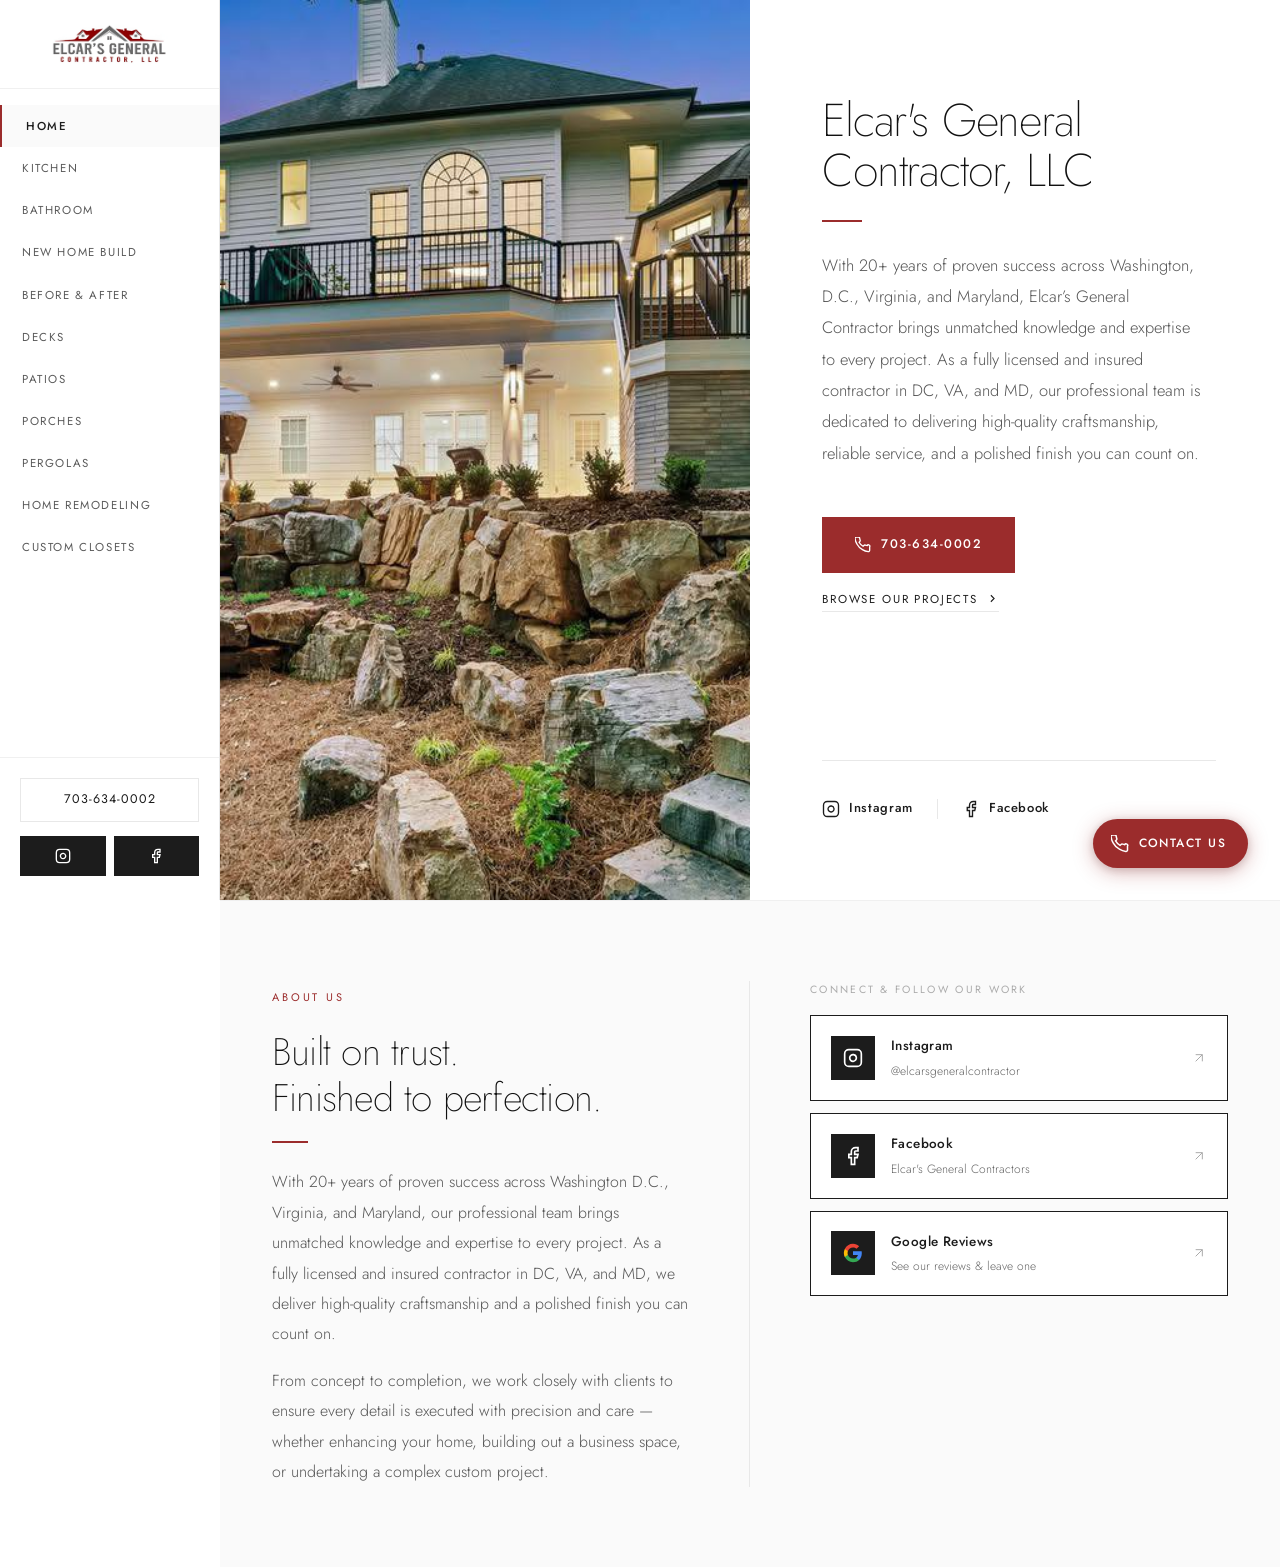
<file: index.html>
<!DOCTYPE html>
<html lang="en">
<head>
  <meta charset="UTF-8" />
  <meta name="viewport" content="width=device-width, initial-scale=1.0" />
  <title>Elcar's General Contractor | Kitchens, Bathrooms, Decks &amp; More | DC, VA, MD</title>
  <meta name="description" content="Elcar's General Contractor — 20+ years serving Washington DC, Virginia, and Maryland. Kitchens, bathrooms, decks, patios, porches, pergolas, and new home builds." />
  <link rel="stylesheet" href="css/style.css" />
</head>
<body>

<nav class="nav">
  <a href="index.html" class="nav__logo">
    <img src="images/logo.jpg" alt="Elcar's General Contractor" />
  </a>
  <div class="nav__links">
    <a href="index.html"          class="nav__link active">Home</a>
    <a href="kitchens.html"        class="nav__link">Kitchen</a>
    <a href="bathrooms.html"       class="nav__link">Bathroom</a>
    <a href="builds.html"          class="nav__link">New Home Build</a>
    <a href="before-after.html"    class="nav__link">Before &amp; After</a>
    <a href="decks.html"           class="nav__link">Decks</a>
    <a href="patios.html"          class="nav__link">Patios</a>
    <a href="porches.html"         class="nav__link">Porches</a>
    <a href="pergolas.html"        class="nav__link">Pergolas</a>
    <a href="home-remodeling.html" class="nav__link">Home Remodeling</a>
    <a href="custom-closets.html"  class="nav__link">Custom Closets</a>
  </div>
  <div class="nav__bottom">
    <a href="tel:7036340002" class="nav__phone">703-634-0002</a>
    <div class="nav__socials">
      <a href="https://www.instagram.com/elcarsgeneralcontractor/" target="_blank" rel="noopener" class="nav__soc" aria-label="Instagram">
        <svg viewBox="0 0 24 24" fill="none" stroke="currentColor" stroke-width="2"><rect x="2" y="2" width="20" height="20" rx="5"/><path d="M16 11.37A4 4 0 1112.63 8 4 4 0 0116 11.37z"/><line x1="17.5" y1="6.5" x2="17.51" y2="6.5"/></svg>
      </a>
      <a href="https://www.facebook.com/elcarsgeneralcontractors/" target="_blank" rel="noopener" class="nav__soc" aria-label="Facebook">
        <svg viewBox="0 0 24 24" fill="none" stroke="currentColor" stroke-width="2"><path d="M18 2h-3a5 5 0 00-5 5v3H7v4h3v8h4v-8h3l1-4h-4V7a1 1 0 011-1h3z"/></svg>
      </a>
    </div>
  </div>
  <button class="nav__burger" id="burger" aria-label="Menu">
    <span></span><span></span><span></span>
  </button>
</nav>

<div class="drawer-overlay" id="drawer-overlay"></div>
<div class="nav__drawer" id="drawer">
  <a href="index.html"          class="nav__link active">Home</a>
  <a href="kitchens.html"        class="nav__link">Kitchen</a>
  <a href="bathrooms.html"       class="nav__link">Bathroom</a>
  <a href="builds.html"          class="nav__link">New Home Build</a>
  <a href="before-after.html"    class="nav__link">Before &amp; After</a>
  <a href="decks.html"           class="nav__link">Decks</a>
  <a href="patios.html"          class="nav__link">Patios</a>
  <a href="porches.html"         class="nav__link">Porches</a>
  <a href="pergolas.html"        class="nav__link">Pergolas</a>
  <a href="home-remodeling.html" class="nav__link">Home Remodeling</a>
  <a href="custom-closets.html"  class="nav__link">Custom Closets</a>
  <div class="drawer-socials">
    <a href="https://www.instagram.com/elcarsgeneralcontractor/" target="_blank" rel="noopener" class="drawer-socials__link" aria-label="Instagram">
      <svg viewBox="0 0 24 24" fill="none" stroke="currentColor" stroke-width="2"><rect x="2" y="2" width="20" height="20" rx="5"/><path d="M16 11.37A4 4 0 1112.63 8 4 4 0 0116 11.37z"/><line x1="17.5" y1="6.5" x2="17.51" y2="6.5"/></svg>
      Instagram
    </a>
    <a href="https://www.facebook.com/elcarsgeneralcontractors/" target="_blank" rel="noopener" class="drawer-socials__link" aria-label="Facebook">
      <svg viewBox="0 0 24 24" fill="none" stroke="currentColor" stroke-width="2"><path d="M18 2h-3a5 5 0 00-5 5v3H7v4h3v8h4v-8h3l1-4h-4V7a1 1 0 011-1h3z"/></svg>
      Facebook
    </a>
  </div>
  <a href="tel:7036340002" class="nav__phone">703-634-0002</a>
</div>

<!-- SPLIT HERO: Image LEFT · Content RIGHT -->
<section class="split-hero">
  <div class="split-hero__img">
    <img src="images/about.jpeg" alt="Elcar's General Contractor — luxury home construction" />
    <!-- No stats bar -->
  </div>

  <div class="split-hero__content">
    <h1 class="split-hero__title">Elcar's General<br/>Contractor, LLC</h1>
    <div class="split-hero__rule"></div>
    <p class="split-hero__sub">With 20+ years of proven success across Washington, D.C., Virginia, and Maryland, Elcar’s General Contractor brings unmatched knowledge and expertise to every project. As a fully licensed and insured contractor in DC, VA, and MD, our professional team is dedicated to delivering high-quality craftsmanship, reliable service, and a polished finish you can count on.</p>
    <div class="split-hero__actions">
      <a href="tel:7036340002" class="split-hero__cta">
        <svg viewBox="0 0 24 24" fill="none" stroke="currentColor" stroke-width="2" style="width:16px;height:16px;flex-shrink:0;"><path d="M22 16.92v3a2 2 0 01-2.18 2 19.79 19.79 0 01-8.63-3.07A19.5 19.5 0 013.07 10.8a19.79 19.79 0 01-3.07-8.64A2 2 0 012 0h3a2 2 0 012 1.72c.127.96.361 1.903.7 2.81a2 2 0 01-.45 2.11L6.09 7.91a16 16 0 006 6l1.27-1.27a2 2 0 012.11-.45c.907.339 1.85.573 2.81.7A2 2 0 0122 14.92z"/></svg>
        703-634-0002
      </a>
      <a href="kitchens.html" class="split-hero__browse">
        Browse Our Projects
        <svg viewBox="0 0 24 24" fill="none" stroke="currentColor" stroke-width="2"><polyline points="9 18 15 12 9 6"/></svg>
      </a>
    </div>
    <!-- Social links -->
    <div class="split-hero__socials">
      <a href="https://www.instagram.com/elcarsgeneralcontractor/" target="_blank" rel="noopener" class="split-hero__soc">
        <svg viewBox="0 0 24 24" fill="none" stroke="currentColor" stroke-width="1.8"><rect x="2" y="2" width="20" height="20" rx="5"/><path d="M16 11.37A4 4 0 1112.63 8 4 4 0 0116 11.37z"/><line x1="17.5" y1="6.5" x2="17.51" y2="6.5"/></svg>
        Instagram
      </a>
      <span class="split-hero__soc-sep"></span>
      <a href="https://www.facebook.com/elcarsgeneralcontractors/" target="_blank" rel="noopener" class="split-hero__soc">
        <svg viewBox="0 0 24 24" fill="none" stroke="currentColor" stroke-width="1.8"><path d="M18 2h-3a5 5 0 00-5 5v3H7v4h3v8h4v-8h3l1-4h-4V7a1 1 0 011-1h3z"/></svg>
        Facebook
      </a>
    </div>
  </div>
</section>

<!-- ABOUT -->
<section class="home-about-sec">
  <div class="home-about-sec__inner">
    <div class="home-about-sec__text">
      <span class="eyebrow">About Us</span>
      <h2 class="home-about-sec__title">Built on trust.<br/>Finished to perfection.</h2>
      <div class="home-about-sec__rule"></div>
      <p class="home-about-sec__body">With 20+ years of proven success across Washington D.C., Virginia, and Maryland, our professional team brings unmatched knowledge and expertise to every project. As a fully licensed and insured contractor in DC, VA, and MD, we deliver high-quality craftsmanship and a polished finish you can count on.</p>
      <p class="home-about-sec__body">From concept to completion, we work closely with clients to ensure every detail is executed with precision and care — whether enhancing your home, building out a business space, or undertaking a complex custom project.</p>
    </div>

    <div class="home-about-sec__connect">
      <p class="home-about-sec__connect-label">Connect &amp; Follow Our Work</p>

      <a href="https://www.instagram.com/elcarsgeneralcontractor/" target="_blank" rel="noopener" class="home-social-card">
        <span class="home-social-card__icon">
          <svg viewBox="0 0 24 24" fill="none" stroke="currentColor" stroke-width="2"><rect x="2" y="2" width="20" height="20" rx="5"/><path d="M16 11.37A4 4 0 1112.63 8 4 4 0 0116 11.37z"/><line x1="17.5" y1="6.5" x2="17.51" y2="6.5"/></svg>
        </span>
        <span class="home-social-card__text">
          <span class="home-social-card__platform">Instagram</span>
          <span class="home-social-card__handle">@elcarsgeneralcontractor</span>
        </span>
        <svg class="home-social-card__arrow" viewBox="0 0 24 24" fill="none" stroke="currentColor" stroke-width="1.5"><path d="M7 17L17 7M17 7H7M17 7v10"/></svg>
      </a>

      <a href="https://www.facebook.com/elcarsgeneralcontractors/" target="_blank" rel="noopener" class="home-social-card">
        <span class="home-social-card__icon">
          <svg viewBox="0 0 24 24" fill="none" stroke="currentColor" stroke-width="2"><path d="M18 2h-3a5 5 0 00-5 5v3H7v4h3v8h4v-8h3l1-4h-4V7a1 1 0 011-1h3z"/></svg>
        </span>
        <span class="home-social-card__text">
          <span class="home-social-card__platform">Facebook</span>
          <span class="home-social-card__handle">Elcar's General Contractors</span>
        </span>
        <svg class="home-social-card__arrow" viewBox="0 0 24 24" fill="none" stroke="currentColor" stroke-width="1.5"><path d="M7 17L17 7M17 7H7M17 7v10"/></svg>
      </a>

      <a href="https://www.google.com/maps/place//data=!4m3!3m2!1s0x89b7b7f8704f2787:0x377b22de824d9472!12e1" target="_blank" rel="noopener" class="home-social-card home-social-card--google">
        <span class="home-social-card__icon home-social-card__icon--google">
          <svg viewBox="0 0 24 24" width="20" height="20"><path d="M22.56 12.25c0-.78-.07-1.53-.2-2.25H12v4.26h5.92c-.26 1.37-1.04 2.53-2.21 3.31v2.77h3.57c2.08-1.92 3.28-4.74 3.28-8.09z" fill="#4285F4"/><path d="M12 23c2.97 0 5.46-.98 7.28-2.66l-3.57-2.77c-.98.66-2.23 1.06-3.71 1.06-2.86 0-5.29-1.93-6.16-4.53H2.18v2.84C3.99 20.53 7.7 23 12 23z" fill="#34A853"/><path d="M5.84 14.09c-.22-.66-.35-1.36-.35-2.09s.13-1.43.35-2.09V7.07H2.18C1.43 8.55 1 10.22 1 12s.43 3.45 1.18 4.93l3.66-2.84z" fill="#FBBC05"/><path d="M12 5.38c1.62 0 3.06.56 4.21 1.64l3.15-3.15C17.45 2.09 14.97 1 12 1 7.7 1 3.99 3.47 2.18 7.07l3.66 2.84c.87-2.6 3.3-4.53 6.16-4.53z" fill="#EA4335"/></svg>
        </span>
        <span class="home-social-card__text">
          <span class="home-social-card__platform">Google Reviews</span>
          <span class="home-social-card__handle">See our reviews &amp; leave one</span>
        </span>
        <svg class="home-social-card__arrow" viewBox="0 0 24 24" fill="none" stroke="currentColor" stroke-width="1.5"><path d="M7 17L17 7M17 7H7M17 7v10"/></svg>
      </a>
    </div>
  </div>
</section>

<!-- FLOATING CONTACT BUTTON — fixed bottom-right -->
<a href="tel:7036340002" class="float-cta" aria-label="Call us now">
  <svg viewBox="0 0 24 24" fill="none" stroke="currentColor" stroke-width="2" class="float-cta__icon"><path d="M22 16.92v3a2 2 0 01-2.18 2 19.79 19.79 0 01-8.63-3.07A19.5 19.5 0 013.07 10.8a19.79 19.79 0 01-3.07-8.64A2 2 0 012 0h3a2 2 0 012 1.72c.127.96.361 1.903.7 2.81a2 2 0 01-.45 2.11L6.09 7.91a16 16 0 006 6l1.27-1.27a2 2 0 012.11-.45c.907.339 1.85.573 2.81.7A2 2 0 0122 14.92z"/></svg>
  <span class="float-cta__label">Contact Us</span>
</a>

<script src="js/main.js"></script>
</body>
</html>
</file>
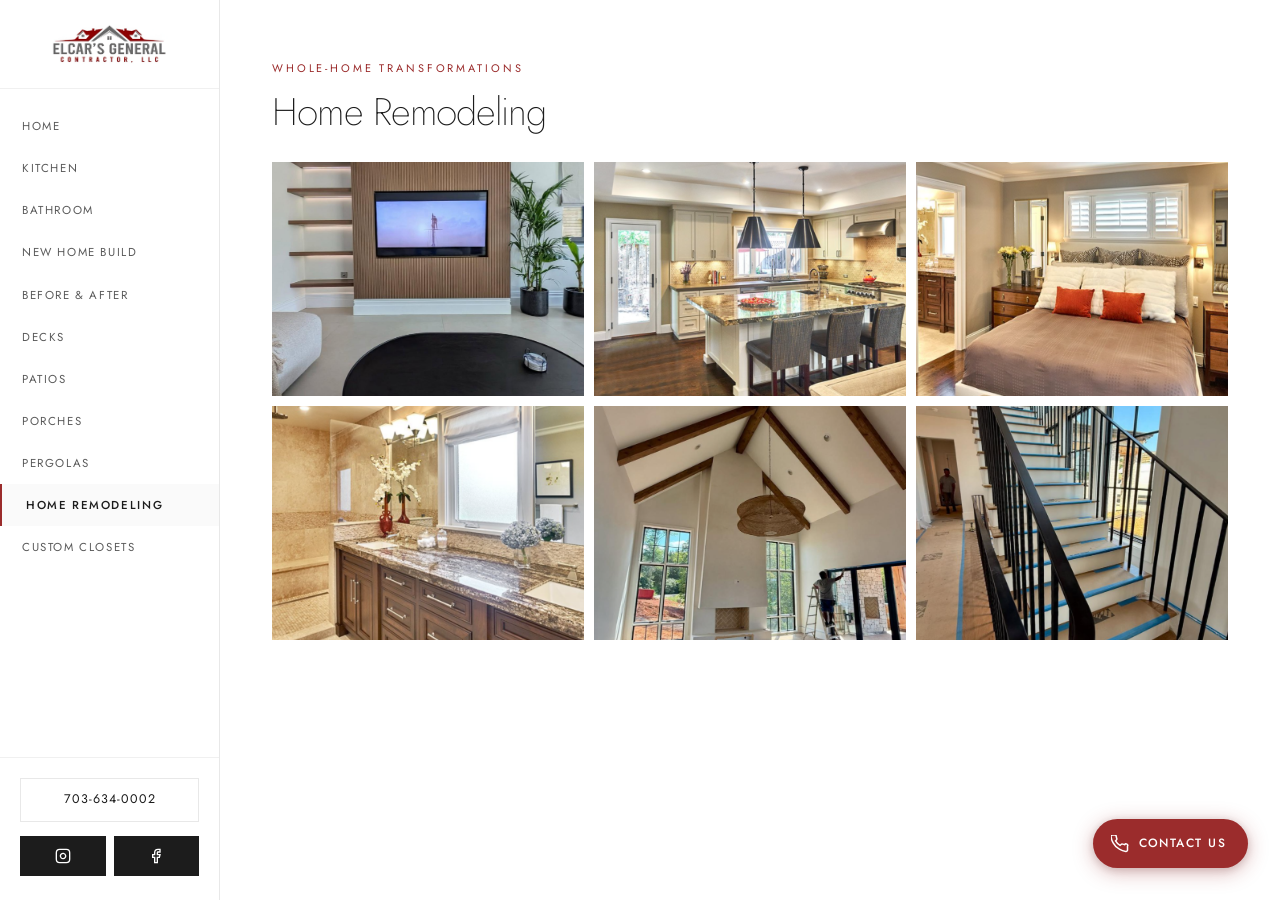
<file: home-remodeling.html>
<!DOCTYPE html>
<html lang="en">
<head>
  <meta charset="UTF-8" />
  <meta name="viewport" content="width=device-width, initial-scale=1.0" />
  <title>Home Remodeling Alexandria, Arlington & Springfield VA | Elcar's GC</title>
  <meta name="description" content="Full-service home remodeling in Alexandria, Arlington, Fairfax, and the DMV. Whole-home renovations, additions, open-concept conversions, and more." />
  <link rel="stylesheet" href="css/style.css" />
</head>
<body>

<nav class="nav">
  <a href="index.html" class="nav__logo">
    <img src="images/logo.jpg" alt="Elcar's General Contractor" />
  </a>
  <div class="nav__links">
    <a href="index.html"          class="nav__link">Home</a>
    <a href="kitchens.html"        class="nav__link">Kitchen</a>
    <a href="bathrooms.html"       class="nav__link">Bathroom</a>
    <a href="builds.html"          class="nav__link">New Home Build</a>
    <a href="before-after.html"    class="nav__link">Before &amp; After</a>
    <a href="decks.html"           class="nav__link">Decks</a>
    <a href="patios.html"          class="nav__link">Patios</a>
    <a href="porches.html"         class="nav__link">Porches</a>
    <a href="pergolas.html"        class="nav__link">Pergolas</a>
    <a href="home-remodeling.html" class="nav__link active">Home Remodeling</a>
    <a href="custom-closets.html"  class="nav__link">Custom Closets</a>
  </div>
  <div class="nav__bottom">
    <a href="tel:7037751113" class="nav__phone">703-634-0002</a>
    <div class="nav__socials">
      <a href="https://www.instagram.com/elcarsgeneralcontractor/" target="_blank" rel="noopener" class="nav__soc" aria-label="Instagram">
        <svg viewBox="0 0 24 24" fill="none" stroke="currentColor" stroke-width="2"><rect x="2" y="2" width="20" height="20" rx="5"/><path d="M16 11.37A4 4 0 1112.63 8 4 4 0 0116 11.37z"/><line x1="17.5" y1="6.5" x2="17.51" y2="6.5"/></svg>
      </a>
      <a href="https://www.facebook.com/elcarsgeneralcontractors/" target="_blank" rel="noopener" class="nav__soc" aria-label="Facebook">
        <svg viewBox="0 0 24 24" fill="none" stroke="currentColor" stroke-width="2"><path d="M18 2h-3a5 5 0 00-5 5v3H7v4h3v8h4v-8h3l1-4h-4V7a1 1 0 011-1h3z"/></svg>
      </a>
    </div>
  </div>
  <button class="nav__burger" id="burger" aria-label="Menu">
    <span></span><span></span><span></span>
  </button>
</nav>

<div class="drawer-overlay" id="drawer-overlay"></div>
<div class="nav__drawer" id="drawer">
  <a href="index.html"          class="nav__link">Home</a>
  <a href="kitchens.html"        class="nav__link">Kitchen</a>
  <a href="bathrooms.html"       class="nav__link">Bathroom</a>
  <a href="builds.html"          class="nav__link">New Home Build</a>
  <a href="before-after.html"    class="nav__link">Before &amp; After</a>
  <a href="decks.html"           class="nav__link">Decks</a>
  <a href="patios.html"          class="nav__link">Patios</a>
  <a href="porches.html"         class="nav__link">Porches</a>
  <a href="pergolas.html"        class="nav__link">Pergolas</a>
  <a href="home-remodeling.html" class="nav__link active">Home Remodeling</a>
  <a href="custom-closets.html"  class="nav__link">Custom Closets</a>
  <div class="drawer-socials">
    <a href="https://www.instagram.com/elcarsgeneralcontractor/" target="_blank" rel="noopener" class="drawer-socials__link" aria-label="Instagram">
      <svg viewBox="0 0 24 24" fill="none" stroke="currentColor" stroke-width="2"><rect x="2" y="2" width="20" height="20" rx="5"/><path d="M16 11.37A4 4 0 1112.63 8 4 4 0 0116 11.37z"/><line x1="17.5" y1="6.5" x2="17.51" y2="6.5"/></svg>
      Instagram
    </a>
    <a href="https://www.facebook.com/elcarsgeneralcontractors/" target="_blank" rel="noopener" class="drawer-socials__link" aria-label="Facebook">
      <svg viewBox="0 0 24 24" fill="none" stroke="currentColor" stroke-width="2"><path d="M18 2h-3a5 5 0 00-5 5v3H7v4h3v8h4v-8h3l1-4h-4V7a1 1 0 011-1h3z"/></svg>
      Facebook
    </a>
  </div>
  <a href="tel:7037751113" class="nav__phone">703-634-0002</a>
</div>

<div class="page-hd"></div>

<main>
  <div class="cat-block">
    <div class="cat-hd">
      <span class="eyebrow">Whole-Home Transformations</span>
      <h2 class="h-section">Home Remodeling</h2>
    </div>
    <div class="grid reveal">
      <div class="card"
        data-title="Luxury Spa-Inspired Primary Bathroom Retreat with Modern High-Contrast Design"
        data-tags="Master Bath, Lighting, Alexandria VA"
        data-desc="Experience the pinnacle of residential luxury with this comprehensive bathroom renovation. Designed as a private spa retreat, this space features breathtaking large-format marble-look tile that flows seamlessly from the floor to the walls, creating a cohesive, high-end aesthetic. The room is anchored by a bold, matte black freestanding soaking tub, which provides a striking visual contrast to the luminous white surfaces."
        data-photos='["images/home/home-01-thumb.png"]'>
        <img src="images/home/home-01-thumb.png" alt="Luxury master bathroom Alexandria VA" loading="lazy" />
        <div class="card__dot"><svg viewBox="0 0 24 24" fill="none" stroke="currentColor" stroke-width="2" style="width:11px;height:11px;"><polyline points="9 18 15 12 9 6"/></svg></div>
      </div>
      <div class="card"
        data-title="Contemporary Spa with Floating Tub and Matte Black Finishes"
        data-tags="Sophisticated, Bespoke, Springfield VA"
        data-desc="This bathroom transformation creates a sleek, spa-inspired sanctuary focused on modern luxury and serenity. The design features high-contrast accents, including matte black plumbing fixtures and hardware that pop against crisp white subway wall tile and a bright white floating vanity."
        data-photos='["images/home/home-02-thumb.png","images/home/home-02b.png","images/bathrooms/bath-02b.png","images/bathrooms/bath-02d.png","images/bathrooms/bath-02c.png", "images/bathrooms/bath-02e.png", "images/bathrooms/bath-02f.png"]'>
        <img src="images/home/home-02-thumb.png " alt="Modern guest bathroom Springfield VA" loading="lazy" />
        <div class="card__dot"><svg viewBox="0 0 24 24" fill="none" stroke="currentColor" stroke-width="2" style="width:11px;height:11px;"><polyline points="9 18 15 12 9 6"/></svg></div>
      </div>
      <div class="card"
        data-title="The Ultimate Wet Room: An Opulent Sanctuary of Seamless Design"
        data-tags="Curated,Sophisticated,Opulence "
        data-desc="This master bathroom redefines the concept of private luxury, masterfully integrating a freestanding soaking tub within an expansive glass shower enclosure. This wet room design creates a completely immersive spa experience, amplified by floor-to-ceiling large-format marble veining that provides a dramatic, opulent backdrop."
        data-photos='["images/bathrooms/bath-03-thumb.png"]'>
        <img src="images/home/home-03-thumb.png" alt="Walk-in shower Arlington VA" loading="lazy" />
        <div class="card__dot"><svg viewBox="0 0 24 24" fill="none" stroke="currentColor" stroke-width="2" style="width:11px;height:11px;"><polyline points="9 18 15 12 9 6"/></svg></div>
      </div>
      <div class="card"
        data-title="Bespoke Light Oak Vanity Suite with Integrated Beauty Station"
        data-tags="Minimalist, Illuminated, Elegant "
        data-desc="This primary bathroom suite centers on a bespoke, light oak vanity that radiates warmth and contemporary elegance. The design features an integrated makeup station, seamlessly blending daily routine with high-end craftsmanship. Topped with pristine, marble-look quartz and accented by brushed brass hardware, the space creates an inviting atmosphere of refined luxury."
        data-photos='["images/bathrooms/bath-04-thumb.png"]'>
        <img src="images/home/home-04-thumb.png" alt="Spa bathroom McLean VA" loading="lazy" />
        <div class="card__dot"><svg viewBox="0 0 24 24" fill="none" stroke="currentColor" stroke-width="2" style="width:11px;height:11px;"><polyline points="9 18 15 12 9 6"/></svg></div>
      </div>
      <div class="card"
        data-title="A Study in Modern Serenity"
        data-tags="Luminescent, Serenity, Modern, Pristine, Harmonious "
        data-desc="This primary bath offers a serene escape, characterized by an abundance of natural light and clean, architectural lines. Large-format, marble-veined tile creates an expansive sense of space, grounding the room in timeless luxury. Custom white cabinetry, accented by brushed gold hardware, introduces warmth and tailored elegance, while the walk-in glass shower enclosure with matte black accents adds a touch of modern transparency. The pairing of soft globe sconces and organic metallic finishes creates a balanced, tranquil atmosphere, perfectly curated for daily restoration and quiet indulgence."
        data-photos='["images/bathrooms/bath-05-thumb.png"]'>
        <img src="images/home/home-05-thumb.png" alt="Hall bathroom remodel Fairfax VA" loading="lazy" />
        <div class="card__dot"><svg viewBox="0 0 24 24" fill="none" stroke="currentColor" stroke-width="2" style="width:11px;height:11px;"><polyline points="9 18 15 12 9 6"/></svg></div>
      </div>
      <div class="card"
        data-title="Sophisticated Modern Farmhouse Bathroom with Bespoke Detailing"
        data-tags="Bathroom Refresh, Woodbridge VA"
        data-desc="The design relies on sharp contrast, utilizing matte black fixtures—from the sliding shower enclosure to the faucets—to provide a bold, architectural edge against the bright white palette. Precision-integrated LED lighting, both in the vanity mirror and the recessed shower niche, elevates the ambiance, transforming the room from a utilitarian space into a truly atmospheric, curated retreat designed for daily restoration."
        data-photos='["images/bathrooms/bath-06-thumb.png"]'>
        <img src="images/home/home-06-thumb.png" alt="Bathroom refresh Woodbridge VA" loading="lazy" />
        <div class="card__dot"><svg viewBox="0 0 24 24" fill="none" stroke="currentColor" stroke-width="2" style="width:11px;height:11px;"><polyline points="9 18 15 12 9 6"/></svg></div>
      </div>
      <!-- ADD MORE CARDS HERE -->
    </div>
  </div>


</main>



<a href="tel:7037751113" class="float-cta" aria-label="Call us now">
  <svg viewBox="0 0 24 24" fill="none" stroke="currentColor" stroke-width="2" class="float-cta__icon"><path d="M22 16.92v3a2 2 0 01-2.18 2 19.79 19.79 0 01-8.63-3.07A19.5 19.5 0 013.07 10.8a19.79 19.79 0 01-3.07-8.64A2 2 0 012 0h3a2 2 0 012 1.72c.127.96.361 1.903.7 2.81a2 2 0 01-.45 2.11L6.09 7.91a16 16 0 006 6l1.27-1.27a2 2 0 012.11-.45c.907.339 1.85.573 2.81.7A2 2 0 0122 14.92z"/></svg>
  <span class="float-cta__label">Contact Us</span>
</a>

<script src="js/main.js"></script>
</body>
</html>
</file>
<file: css/style.css>
/* ═══════════════════════════════════════════════════════════
   ELCAR'S GENERAL CONTRACTOR
   Aesthetic: Quiet Luxury — Refined Minimalism
   Fonts: Jost (display) + Jost (body) — geometric, delicate
   Palette: Pure white · Warm near-black · Dusty red accent
═══════════════════════════════════════════════════════════ */

@import url('https://fonts.googleapis.com/css2?family=Jost:ital,wght@0,200;0,300;0,400;0,500;1,200;1,300&display=swap');

:root {
  /* Palette */
  --white:     #ffffff;
  --off:       #fafafa;
  --ink:       #1c1c1c;
  --ink-soft:  #5a5a5a;
  --ink-muted: #aaaaaa;
  --red:       #9b2c2c;
  --red-lt:    #c0392b;
  --border:    #e8e8e8;
  --border-lt: #f0f0f0;

  /* Type */
  --font: 'Jost', 'Helvetica Neue', Helvetica, sans-serif;

  /* Layout */
  --nav-h: 68px;       /* kept for mobile top bar */
  --sidebar-w: 220px;  /* left sidebar width */
  --pad-x: 52px;
  --pad-y: 96px;

  /* Motion */
  --ease: cubic-bezier(0.25, 0, 0, 1);
  --ease-out: cubic-bezier(0.16, 1, 0.3, 1);
}

/* ── RESET ──────────────────────────────────────────────── */
*, *::before, *::after { box-sizing: border-box; margin: 0; padding: 0; }
html { scroll-behavior: smooth; -webkit-font-smoothing: antialiased; }

body {
  background: var(--white);
  color: var(--ink);
  font-family: var(--font);
  font-weight: 300;
  font-size: 17px;
  line-height: 1.75;
  overflow-x: hidden;
  padding-left: var(--sidebar-w); /* offset for left sidebar */
}

img { display: block; }
a { color: inherit; text-decoration: none; }
button { cursor: pointer; border: none; background: none; font-family: inherit; padding: 0; }

/* ═══════════════════════════════════════════════════════════
   LEFT SIDEBAR NAVIGATION
═══════════════════════════════════════════════════════════ */

/* Sidebar — fixed left column */
.nav {
  position: fixed;
  top: 0; left: 0; bottom: 0;
  width: var(--sidebar-w);
  background: var(--white);
  border-right: 1px solid var(--border);
  display: flex;
  flex-direction: column;
  z-index: 500;
  overflow-y: auto;
  overflow-x: hidden;
}

/* Logo at the top */
.nav__logo {
  display: flex;
  align-items: center;
  padding: 24px 20px 20px;
  border-bottom: 1px solid var(--border-lt);
  flex-shrink: 0;
  justify-content: center;
}
.nav__logo img {
  height: 44px;
  width: auto;
  display: block;
}

/* Links container — fills remaining space */
.nav__links {
  display: flex;
  flex-direction: column;
  flex: 1;
  padding: 16px 0 0;
  gap: 0;
}

.nav__link {
  font-size: 11.5px;
  font-weight: 400;
  letter-spacing: 0.14em;
  text-transform: uppercase;
  color: var(--ink-soft);
  padding: 11px 20px 11px 20px;
  border-left: 2px solid transparent;
  transition: color 0.2s, border-color 0.2s, padding-left 0.2s, background 0.2s;
  white-space: nowrap;
}
.nav__link:hover {
  color: var(--ink);
  border-left-color: var(--red);
  padding-left: 24px;
  background: var(--off);
}
.nav__link.active {
  color: var(--ink);
  border-left-color: var(--red);
  padding-left: 24px;
  background: var(--off);
  font-weight: 500;
}

/* Social + phone block pinned to bottom of sidebar */
.nav__bottom {
  flex-shrink: 0;
  padding: 20px 20px 24px;
  border-top: 1px solid var(--border-lt);
}

/* CTA phone — in sidebar bottom */
.nav__phone {
  display: block;
  font-size: 12.5px;
  font-weight: 400;
  letter-spacing: 0.08em;
  color: var(--ink);
  padding: 10px 16px;
  border: 1px solid var(--border);
  text-align: center;
  margin-bottom: 14px;
  transition: border-color 0.2s, color 0.2s;
}
.nav__phone:hover { border-color: var(--ink); }

/* Social icons in sidebar bottom */
.nav__socials {
  display: flex;
  gap: 8px;
}
.nav__soc {
  flex: 1;
  height: 34px;
  border: 1px solid var(--border);
  display: flex; align-items: center; justify-content: center;
  color: var(--ink-muted);
  transition: border-color 0.2s, color 0.2s;
}
.nav__soc:hover { border-color: var(--ink); color: var(--ink); }
.nav__soc svg { width: 15px; height: 15px; }

/* Hamburger — hidden on desktop, shown on mobile */
.nav__burger {
  display: none;
  flex-direction: column;
  gap: 6px;
  padding: 4px;
}
.nav__burger span {
  display: block; width: 22px; height: 1px;
  background: var(--ink);
  transition: transform 0.3s var(--ease), opacity 0.25s;
}
.nav__burger.open span:nth-child(1) { transform: translateY(7px) rotate(45deg); }
.nav__burger.open span:nth-child(2) { opacity: 0; }
.nav__burger.open span:nth-child(3) { transform: translateY(-7px) rotate(-45deg); }

/* Mobile top bar (hidden on desktop) */
.nav__mobilebar {
  display: none;
}

/* Mobile full-screen drawer */
.nav__drawer {
  display: none;
  position: fixed;
  top: var(--nav-h); left: 0; right: 0; bottom: 0;
  background: var(--white);
  border-top: 1px solid var(--border);
  padding: 20px 28px 28px;
  z-index: 490;
  flex-direction: column;
  overflow-y: auto;
}
.nav__drawer.open { display: flex; }

/* Links inside drawer — left red bar on active/hover */
.nav__drawer .nav__link {
  padding: 14px 0 14px 16px;
  font-size: 16px;
  border-bottom: 1px solid var(--border-lt);
  border-left: 2px solid transparent;
  transition: border-color 0.2s, color 0.2s, padding-left 0.2s;
}
.nav__drawer .nav__link:last-of-type { border-bottom: none; }
.nav__drawer .nav__link:hover,
.nav__drawer .nav__link.active {
  border-left-color: var(--red);
  color: var(--ink);
  padding-left: 20px;
}
.nav__drawer .nav__link.active { font-weight: 500; }

/* Social icons inside drawer */
.drawer-socials {
  display: flex;
  gap: 10px;
  padding: 16px 0 8px 0;
  border-top: 1px solid var(--border-lt);
}
.drawer-socials__link {
  display: inline-flex;
  align-items: center;
  gap: 8px;
  font-size: 14px;
  font-weight: 400;
  letter-spacing: 0.04em;
  color: var(--ink-soft);
  padding: 10px 16px;
  border: 1px solid var(--border);
  flex: 1;
  justify-content: center;
  transition: border-color 0.2s, color 0.2s;
}
.drawer-socials__link:hover { border-color: var(--ink); color: var(--ink); }
.drawer-socials__link svg { width: 17px; height: 17px; flex-shrink: 0; }

.nav__drawer .nav__phone {
  margin: 16px 0 0;
  text-align: center;
  display: block;
  padding: 14px;
  font-size: 15px;
  border: 1px solid var(--border);
}

/* ═══════════════════════════════════════════════════════════
   HERO
═══════════════════════════════════════════════════════════ */
.hero {
  position: relative;
  height: 100vh;
  min-height: 600px;
  max-height: 920px;
  overflow: hidden;
  display: flex;
  align-items: flex-end;
}

.hero__media {
  position: absolute;
  inset: 0;
  background: #1a1a1a;
}
.hero__media img {
  width: 100%; height: 100%;
  object-fit: cover;
  display: block;
  opacity: 0.62;
}
/* Placeholder gradient */
.hero__media::before {
  content: '';
  position: absolute; inset: 0;
  background: linear-gradient(150deg, #1e1e1e 0%, #2a2020 100%);
}

.hero__veil {
  position: absolute; inset: 0;
  background: linear-gradient(to top,
    rgba(0,0,0,0.68) 0%,
    rgba(0,0,0,0.15) 50%,
    transparent 100%);
  z-index: 1;
}

.hero__content {
  position: relative;
  z-index: 2;
  padding: 0 var(--pad-x) 72px;
  max-width: 760px;
  animation: heroIn 1s var(--ease-out) both;
}

.hero__eyebrow {
  font-size: 10px;
  font-weight: 400;
  letter-spacing: 0.28em;
  text-transform: uppercase;
  color: rgba(255,255,255,0.5);
  margin-bottom: 20px;
  display: flex;
  align-items: center;
  gap: 14px;
}
.hero__eyebrow::before {
  content: '';
  width: 32px; height: 1px;
  background: var(--red);
  display: block;
  flex-shrink: 0;
}

.hero__title {
  font-size: clamp(42px, 6.5vw, 88px);
  font-weight: 200;
  line-height: 1.05;
  color: #fff;
  letter-spacing: -0.02em;
  margin-bottom: 24px;
}

.hero__title em {
  font-style: italic;
  font-weight: 200;
  color: rgba(255,255,255,0.7);
}

.hero__sub {
  font-size: 14px;
  font-weight: 300;
  color: rgba(255,255,255,0.55);
  letter-spacing: 0.04em;
  margin-bottom: 40px;
  max-width: 380px;
  line-height: 1.8;
}

.hero__cta {
  display: inline-flex;
  align-items: center;
  gap: 14px;
  font-size: 11px;
  font-weight: 400;
  letter-spacing: 0.18em;
  text-transform: uppercase;
  color: #fff;
  border: 1px solid rgba(255,255,255,0.35);
  padding: 14px 32px;
  transition: border-color 0.3s, background 0.3s;
}
.hero__cta:hover { border-color: #fff; background: rgba(255,255,255,0.06); }
.hero__cta svg { width: 14px; height: 14px; transition: transform 0.3s; }
.hero__cta:hover svg { transform: translateX(4px); }

@keyframes heroIn {
  from { opacity: 0; transform: translateY(28px); }
  to   { opacity: 1; transform: none; }
}

/* ═══════════════════════════════════════════════════════════
   SECTION PRIMITIVES
═══════════════════════════════════════════════════════════ */
.sec {
  padding: var(--pad-y) var(--pad-x);
}
.sec--soft { background: var(--off); }
.sec--dark { background: var(--ink); }

.sec__hd {
  margin-bottom: 52px;
}
.sec__hd--split {
  display: flex;
  align-items: flex-end;
  justify-content: space-between;
  gap: 24px;
}

/* Eyebrow label */
.eyebrow {
  display: inline-block;
  font-size: 11px;
  font-weight: 400;
  letter-spacing: 0.26em;
  text-transform: uppercase;
  color: var(--red);
  margin-bottom: 12px;
}

/* Headings */
.h-display {
  font-size: clamp(34px, 4vw, 58px);
  font-weight: 200;
  line-height: 1.1;
  letter-spacing: -0.02em;
  color: var(--ink);
}
.h-section {
  font-size: clamp(26px, 3vw, 40px);
  font-weight: 200;
  line-height: 1.15;
  letter-spacing: -0.02em;
  color: var(--ink);
}
.h-card {
  font-size: 13px;
  font-weight: 400;
  letter-spacing: 0.08em;
  text-transform: uppercase;
  color: var(--ink);
}
.sec--dark .h-display,
.sec--dark .h-section { color: #fff; }

/* Body copy */
.body-sm {
  font-size: 15.5px;
  font-weight: 300;
  color: var(--ink-soft);
  line-height: 1.85;
}

/* Link-style button */
.link-btn {
  display: inline-flex;
  align-items: center;
  gap: 10px;
  font-size: 10.5px;
  font-weight: 400;
  letter-spacing: 0.16em;
  text-transform: uppercase;
  color: var(--ink);
  border-bottom: 1px solid var(--border);
  padding-bottom: 2px;
  transition: border-color 0.25s, color 0.25s;
}
.link-btn:hover { border-color: var(--ink); color: var(--ink); }
.link-btn svg { width: 14px; height: 14px; transition: transform 0.25s; }
.link-btn:hover svg { transform: translateX(4px); }

/* Ghost button */
.ghost-btn {
  display: inline-flex;
  align-items: center;
  gap: 10px;
  font-size: 10.5px;
  font-weight: 400;
  letter-spacing: 0.16em;
  text-transform: uppercase;
  color: var(--ink);
  border: 1px solid var(--border);
  padding: 12px 28px;
  transition: border-color 0.25s;
  flex-shrink: 0;
}
.ghost-btn:hover { border-color: var(--ink); }

/* ═══════════════════════════════════════════════════════════
   SERVICES MOSAIC — homepage
═══════════════════════════════════════════════════════════ */
.mosaic {
  display: grid;
  grid-template-columns: repeat(4, 1fr);
  grid-template-rows: auto;
  gap: 2px;
}

.mosaic__tile {
  position: relative;
  overflow: hidden;
  aspect-ratio: 3/4;
  background: #e8e8e8;
  display: block;
  cursor: pointer;
}

/* Odd wide tiles */
.mosaic__tile--w2 { grid-column: span 2; aspect-ratio: 16/10; }

.mosaic__tile__bg {
  position: absolute; inset: 0;
}
.mosaic__tile__bg::before {
  content: '';
  position: absolute; inset: 0;
  background: repeating-linear-gradient(-45deg,#e4e4e4,#e4e4e4 6px,#ddd 6px,#ddd 12px);
}
.mosaic__tile__bg img {
  position: absolute; inset: 0;
  width: 100%; height: 100%;
  object-fit: cover;
  display: block;
  transition: transform 0.9s var(--ease), opacity 0.5s;
  opacity: 0;
}
.mosaic__tile__bg img.loaded { opacity: 1; }
.mosaic__tile:hover .mosaic__tile__bg img { transform: scale(1.05); }

/* Veil */
.mosaic__tile__veil {
  position: absolute; inset: 0;
  background: linear-gradient(to top, rgba(0,0,0,0.65) 0%, transparent 55%);
  transition: opacity 0.4s;
  z-index: 1;
}
.mosaic__tile:hover .mosaic__tile__veil { opacity: 1.2; }

/* Label */
.mosaic__tile__label {
  position: absolute;
  bottom: 0; left: 0; right: 0;
  padding: 22px 22px 20px;
  z-index: 2;
}
.mosaic__tile__cat {
  display: block;
  font-size: 10.5px;
  font-weight: 400;
  letter-spacing: 0.2em;
  text-transform: uppercase;
  color: rgba(255,255,255,0.5);
  margin-bottom: 4px;
}
.mosaic__tile__name {
  font-size: 20px;
  font-weight: 300;
  color: #fff;
  letter-spacing: 0.02em;
}

/* Arrow badge */
.mosaic__tile__arrow {
  position: absolute;
  top: 16px; right: 16px;
  width: 34px; height: 34px;
  border: 1px solid rgba(255,255,255,0.25);
  display: flex; align-items: center; justify-content: center;
  opacity: 0;
  transform: translateY(-4px);
  transition: opacity 0.3s, transform 0.3s var(--ease-out);
  z-index: 3;
}
.mosaic__tile__arrow svg { width: 13px; height: 13px; color: #fff; }
.mosaic__tile:hover .mosaic__tile__arrow { opacity: 1; transform: none; }

/* ═══════════════════════════════════════════════════════════
   UNIFORM PROJECT GRID
═══════════════════════════════════════════════════════════ */
.grid {
  display: grid;
  grid-template-columns: repeat(3, 1fr);
  gap: 10px;
}

.card {
  position: relative;
  aspect-ratio: 4/3;
  overflow: hidden;
  background: #ebebeb;
  cursor: pointer;
}
.card::before {
  content: '';
  position: absolute; inset: 0;
  background: repeating-linear-gradient(-45deg,#f2f2f2,#f2f2f2 6px,#ebebeb 6px,#ebebeb 12px);
  z-index: 0;
}

.card img {
  position: absolute; inset: 0;
  width: 100%; height: 100%;
  object-fit: cover; object-position: center;
  display: block;
  z-index: 1;
  opacity: 0;
  transition: transform 0.8s var(--ease), opacity 0.4s;
}
.card img.loaded { opacity: 1; }
.card:hover img { transform: scale(1.04); }

.card__veil {
  position: absolute; inset: 0;
  background: linear-gradient(to top, rgba(0,0,0,0.6) 0%, transparent 50%);
  opacity: 0;
  transition: opacity 0.35s;
  z-index: 2;
  display: flex; align-items: flex-end;
  padding: 18px 20px;
}
.card:hover .card__veil { opacity: 1; }

.card__name {
  font-size: 13px;
  font-weight: 400;
  letter-spacing: 0.1em;
  text-transform: uppercase;
  color: rgba(255,255,255,0.88);
}

/* small expand dot */
.card__dot {
  position: absolute;
  top: 14px; right: 14px;
  width: 28px; height: 28px;
  border: 1px solid rgba(255,255,255,0.3);
  display: flex; align-items: center; justify-content: center;
  opacity: 0;
  transition: opacity 0.3s;
  z-index: 3;
}
.card:hover .card__dot { opacity: 1; }
.card__dot svg { width: 11px; height: 11px; color: #fff; }

/* ═══════════════════════════════════════════════════════════
   BEFORE & AFTER
═══════════════════════════════════════════════════════════ */
.ba-grid {
  display: grid;
  grid-template-columns: repeat(2, 1fr);
  gap: 20px;
}

.ba-card {}

.ba-pair {
  display: grid;
  grid-template-columns: 1fr 1fr;
  gap: 2px;
}

.ba-half {
  position: relative;
  aspect-ratio: 4/3;
  overflow: hidden;
  background: #e8e8e8;
}
.ba-half::before {
  content: '';
  position: absolute; inset: 0;
  background: repeating-linear-gradient(-45deg,#f2f2f2,#f2f2f2 6px,#ebebeb 6px,#ebebeb 12px);
}
.ba-half img {
  position: absolute; inset: 0;
  width: 100%; height: 100%;
  object-fit: cover; display: block;
}

.ba-pill {
  position: absolute;
  top: 10px; left: 10px;
  font-size: 10px;
  font-weight: 400;
  letter-spacing: 0.18em;
  text-transform: uppercase;
  color: #fff;
  padding: 4px 10px;
  z-index: 2;
}
.ba-half--before .ba-pill { background: rgba(0,0,0,0.45); }
.ba-half--after  .ba-pill { background: var(--red); }

.ba-info {
  display: flex;
  align-items: center;
  justify-content: space-between;
  padding: 14px 0 0;
}
.ba-title {
  font-size: 14px;
  font-weight: 400;
  letter-spacing: 0.06em;
  text-transform: uppercase;
  color: var(--ink);
}
.ba-city {
  font-size: 12.5px;
  font-weight: 300;
  color: var(--ink-muted);
  letter-spacing: 0.04em;
}

/* ═══════════════════════════════════════════════════════════
   ABOUT SECTION
═══════════════════════════════════════════════════════════ */

/* Left column wraps photo + social bar */
.about-col-left {
  display: flex;
  flex-direction: column;
}

/* Social bar directly below the photo */
.about-social {
  display: flex;
  align-items: center;
  justify-content: center;
  gap: 20px;
  padding: 20px 24px;
  background: var(--white);
  border-top: 1px solid var(--border);
  flex-shrink: 0;
}

.about-social__link {
  display: flex;
  align-items: center;
  gap: 8px;
  font-size: 13.5px;
  font-weight: 400;
  letter-spacing: 0.04em;
  color: var(--ink-soft);
  transition: color 0.2s;
  white-space: nowrap;
}
.about-social__link:hover { color: var(--ink); }
.about-social__link svg { width: 19px; height: 19px; flex-shrink: 0; }

.about-social__sep {
  width: 1px;
  height: 20px;
  background: var(--border);
  flex-shrink: 0;
}

.about-wrap {
  display: grid;
  grid-template-columns: 1fr 1fr;
  gap: 0;
  align-items: stretch;
}

.about-media {
  position: relative;
  flex: 1;          /* grow to fill col-left */
  min-height: 480px;
  overflow: hidden;
  background: #1a1a1a;
}
.about-media::before {
  content: '';
  position: absolute; inset: 0;
  background: repeating-linear-gradient(-45deg,#222,#222 8px,#1e1e1e 8px,#1e1e1e 16px);
}
.about-media img {
  position: absolute; inset: 0;
  width: 100%; height: 100%;
  object-fit: cover; display: block;
}

.about-body {
  padding: 72px 60px;
  display: flex;
  flex-direction: column;
  justify-content: center;
  background: var(--off);
}

.about-body p {
  font-size: 16px;
  font-weight: 300;
  color: var(--ink-soft);
  line-height: 1.9;
  margin-top: 18px;
  max-width: 420px;
}

/* Service list inside about */
.svc-list {
  margin-top: 44px;
  display: grid;
  grid-template-columns: 1fr 1fr;
  gap: 0;
  border-top: 1px solid var(--border);
}

.svc-item {
  padding: 20px 20px 20px 0;
  border-bottom: 1px solid var(--border);
  border-right: 1px solid var(--border);
}
.svc-item:nth-child(even) {
  padding-left: 20px;
  padding-right: 0;
  border-right: none;
}
.svc-item:nth-last-child(-n+2) { border-bottom: none; }

.svc-item h4 {
  font-size: 13px;
  font-weight: 400;
  letter-spacing: 0.12em;
  text-transform: uppercase;
  color: var(--ink);
  margin-bottom: 5px;
}
.svc-item p {
  font-size: 14px;
  font-weight: 300;
  color: var(--ink-muted);
  line-height: 1.6;
  margin-top: 0;
}

/* Social icons row in About section */
.about-socials {
  display: flex;
  gap: 14px;
  margin-top: 32px;
  padding-top: 28px;
  border-top: 1px solid var(--border);
}
.about-socials a {
  display: flex;
  align-items: center;
  gap: 10px;
  font-size: 13px;
  font-weight: 400;
  letter-spacing: 0.04em;
  color: var(--ink-soft);
  transition: color 0.2s;
}
.about-socials a:hover { color: var(--ink); }
.about-socials .soc-icon {
  width: 40px;
  height: 40px;
  border: 1px solid var(--border);
  display: flex;
  align-items: center;
  justify-content: center;
  flex-shrink: 0;
  transition: border-color 0.2s;
}
.about-socials a:hover .soc-icon { border-color: var(--ink); }
.about-socials svg { width: 17px; height: 17px; }
.cta-band {
  background: var(--white);
  border-top: 1px solid var(--border);
  padding: 64px var(--pad-x);
  display: flex;
  align-items: center;
  justify-content: space-between;
  gap: 40px;
}

.cta-band__text {
  font-size: clamp(20px, 2.5vw, 30px);
  font-weight: 200;
  letter-spacing: -0.01em;
  color: var(--ink);
  line-height: 1.35;
}

.cta-band__right {
  display: flex;
  flex-direction: column;
  align-items: flex-end;
  gap: 12px;
  flex-shrink: 0;
}

.cta-band__phone {
  font-size: 26px;
  font-weight: 200;
  letter-spacing: 0.02em;
  color: var(--ink);
}

.cta-band__btn {
  font-size: 12px;
  font-weight: 400;
  letter-spacing: 0.18em;
  text-transform: uppercase;
  color: var(--ink);
  border: 1px solid var(--border);
  padding: 12px 28px;
  transition: border-color 0.25s;
}
.cta-band__btn:hover { border-color: var(--ink); }

/* ═══════════════════════════════════════════════════════════
   FOOTER — white, clean, minimal
═══════════════════════════════════════════════════════════ */
.footer {
  background: var(--white);
  border-top: 1px solid var(--border);
  padding: 56px var(--pad-x) 32px;
}

.footer__grid {
  display: grid;
  grid-template-columns: 1.4fr 1fr 1fr 1fr;
  gap: 40px;
  padding-bottom: 40px;
  border-bottom: 1px solid var(--border-lt);
}

.footer__logo img { height: 40px; width: auto; display: block; }
.footer__tagline {
  font-size: 14px;
  font-weight: 300;
  color: var(--ink-muted);
  line-height: 1.75;
  margin-top: 14px;
  max-width: 220px;
}

.footer__col h5 {
  font-size: 10.5px;
  font-weight: 400;
  letter-spacing: 0.22em;
  text-transform: uppercase;
  color: var(--ink-muted);
  margin-bottom: 16px;
}
.footer__col a {
  display: block;
  font-size: 14px;
  font-weight: 300;
  color: var(--ink-soft);
  padding: 4px 0;
  transition: color 0.2s;
}
.footer__col a:hover { color: var(--ink); }
.footer__col p {
  font-size: 14px;
  font-weight: 300;
  color: var(--ink-soft);
  line-height: 1.75;
}

.footer__bottom {
  display: flex;
  align-items: center;
  justify-content: space-between;
  padding-top: 24px;
  gap: 20px;
  flex-wrap: wrap;
}
.footer__copy {
  font-size: 12.5px;
  font-weight: 300;
  color: var(--ink-muted);
  letter-spacing: 0.04em;
}

.footer__socials {
  display: flex;
  gap: 12px;
}
.footer__soc {
  width: 34px; height: 34px;
  border: 1px solid var(--border);
  display: flex; align-items: center; justify-content: center;
  color: var(--ink-muted);
  transition: all 0.2s;
}
.footer__soc:hover { border-color: var(--ink); color: var(--ink); }
.footer__soc svg { width: 14px; height: 14px; }

/* ═══════════════════════════════════════════════════════════
   PROJECT DETAIL MODAL
═══════════════════════════════════════════════════════════ */
.modal-bd {
  display: none;
  position: fixed; inset: 0;
  background: rgba(0,0,0,0.88);
  z-index: 900;
  overflow-y: auto;
}
.modal-bd.open { display: block; }

.modal-box {
  max-width: 1080px;
  margin: 0 auto;
  background: #fff;
  min-height: 100vh;
}

.modal-bar {
  display: flex;
  align-items: center;
  justify-content: space-between;
  padding: 16px 36px;
  border-bottom: 1px solid var(--border);
  position: sticky; top: 0;
  background: #fff;
  z-index: 10;
}

.modal-back {
  display: flex;
  align-items: center;
  gap: 8px;
  font-size: 12px;
  font-weight: 400;
  letter-spacing: 0.14em;
  text-transform: uppercase;
  color: var(--ink-muted);
  cursor: pointer;
  transition: color 0.2s;
}
.modal-back:hover { color: var(--ink); }
.modal-back svg { width: 13px; height: 13px; }

.modal-x {
  display: flex; align-items: center; justify-content: center;
  width: 32px; height: 32px;
  color: var(--ink-muted);
  transition: color 0.2s;
}
.modal-x:hover { color: var(--ink); }
.modal-x svg { width: 18px; height: 18px; }

/* Photo grid inside modal */
.modal-photos {
  display: grid;
  grid-template-columns: repeat(3, 1fr);
  gap: 4px;
  padding: 20px 36px 0;
}

.modal-photo {
  position: relative;
  aspect-ratio: 4/3;
  overflow: hidden;
  background: #ebebeb;
  cursor: zoom-in;
}
.modal-photo--hero { grid-column: 1/-1; aspect-ratio: 21/9; }

.modal-photo img {
  position: absolute; inset: 0;
  width: 100%; height: 100%;
  object-fit: cover; display: block;
  transition: transform 0.55s var(--ease);
}
.modal-photo:hover img { transform: scale(1.03); }

/* Info block */
.modal-info {
  padding: 36px 36px 56px;
}

.modal-chips {
  display: flex; gap: 8px; flex-wrap: wrap;
  margin-bottom: 16px;
}
.modal-chip {
  font-size: 11px;
  font-weight: 400;
  letter-spacing: 0.14em;
  text-transform: uppercase;
  color: var(--red);
  border: 1px solid rgba(155,44,44,0.25);
  padding: 4px 12px;
}

.modal-title {
  font-size: clamp(24px, 3.5vw, 40px);
  font-weight: 200;
  letter-spacing: -0.01em;
  color: var(--ink);
  line-height: 1.15;
}

.modal-rule { width: 36px; height: 1px; background: var(--red); margin: 20px 0; }

.modal-desc {
  font-size: 16px;
  font-weight: 300;
  color: var(--ink-soft);
  line-height: 1.88;
  max-width: 680px;
  margin-bottom: 28px;
}

.modal-cta {
  display: inline-flex;
  align-items: center;
  gap: 10px;
  font-size: 12px;
  font-weight: 400;
  letter-spacing: 0.18em;
  text-transform: uppercase;
  color: var(--ink);
  border: 1px solid var(--border);
  padding: 14px 30px;
  transition: border-color 0.25s;
}
.modal-cta:hover { border-color: var(--ink); }

/* Fullscreen viewer */
.viewer {
  display: none;
  position: fixed; inset: 0;
  background: rgba(0,0,0,0.97);
  z-index: 2000;
  align-items: center;
  justify-content: center;
  padding: 20px;
}
.viewer.open { display: flex; }
.viewer img {
  max-width: 94vw; max-height: 94vh;
  width: auto; height: auto;
  object-fit: contain; display: block;
}
.viewer__x {
  position: absolute; top: 18px; right: 20px;
  color: rgba(255,255,255,0.5); cursor: pointer; transition: color 0.2s;
}
.viewer__x:hover { color: #fff; }
.viewer__x svg { width: 26px; height: 26px; }

/* ═══════════════════════════════════════════════════════════
   PAGE HEADER — removed dark banner, replaced with clean white
═══════════════════════════════════════════════════════════ */
.page-hd {
  margin-top: 0;
}
.page-hd__title {
  font-size: clamp(32px, 4.5vw, 56px);
  font-weight: 200;
  color: var(--ink);
  letter-spacing: -0.02em;
  line-height: 1.1;
}
.page-hd .eyebrow { display: block; margin-bottom: 8px; }

/* ═══════════════════════════════════════════════════════════
   CATEGORY BLOCKS (sub-pages)
═══════════════════════════════════════════════════════════ */
.cat-block {
  padding: 52px var(--pad-x) 64px;
  border-bottom: 1px solid var(--border-lt);
}
.cat-block:last-of-type { border-bottom: none; }
.cat-block--soft { background: var(--off); }

.cat-hd {
  margin-bottom: 28px;
}

/* ═══════════════════════════════════════════════════════════
   SCROLL REVEAL
═══════════════════════════════════════════════════════════ */
.reveal {
  opacity: 0;
  transform: translateY(18px);
  transition: opacity 0.7s var(--ease-out), transform 0.7s var(--ease-out);
}
.reveal.in-view { opacity: 1; transform: none; }

/* ═══════════════════════════════════════════════════════════
   RESPONSIVE
═══════════════════════════════════════════════════════════ */
@media (max-width: 1200px) {
  :root { --pad-x: 40px; --sidebar-w: 200px; }
  .mosaic { grid-template-columns: repeat(3, 1fr); }
  .mosaic__tile--w2 { grid-column: span 1; aspect-ratio: 3/4; }
  .footer__grid { grid-template-columns: 1fr 1fr; gap: 32px; }
}

@media (max-width: 960px) {
  :root { --pad-x: 28px; --pad-y: 68px; --nav-h: 60px; --sidebar-w: 0px; }

  /* Switch from left sidebar to top mobile bar */
  body { padding-left: 0; padding-top: var(--nav-h); }

  /* Sidebar becomes hidden on mobile */
  .nav {
    width: 100%;
    height: var(--nav-h);
    flex-direction: row;
    align-items: center;
    justify-content: space-between;
    padding: 0 var(--pad-x);
    border-right: none;
    border-bottom: 1px solid var(--border);
    overflow: visible;
  }
  .nav__logo { padding: 0; border-bottom: none; }
  .nav__logo img { height: 36px; }
  .nav__links { display: none; }
  .nav__bottom { display: none; }
  .nav__burger { display: flex; }

  .mosaic { grid-template-columns: repeat(2, 1fr); }
  .grid { grid-template-columns: repeat(2, 1fr); gap: 8px; }
  .ba-grid { grid-template-columns: 1fr; }
  /* Stack about: photo+social on top, text below */
  .about-wrap { grid-template-columns: 1fr; }
  .about-col-left { flex-direction: column; }
  .about-media { min-height: 340px; flex: none; }
  .about-body { padding: 48px var(--pad-x); }
  .svc-list { grid-template-columns: 1fr; }
  .svc-item { border-right: none !important; padding-left: 0 !important; }
  .svc-item:nth-last-child(1) { border-bottom: none; }
  .cta-band { flex-direction: column; text-align: center; }
  .cta-band__right { align-items: center; }
  .footer__grid { grid-template-columns: 1fr 1fr; gap: 28px; }
  .modal-bar { padding: 14px 20px; }
  .modal-photos { grid-template-columns: repeat(2,1fr); padding: 16px 20px 0; }
  .modal-photo--hero { grid-column: 1/-1; aspect-ratio: 4/3; }
  .modal-info { padding: 24px 20px 40px; }
  .cat-block { padding: 40px var(--pad-x) 52px; }
  .sec__hd--split { flex-direction: column; align-items: flex-start; }

  /* about section on mobile — no top offset needed */
  #about { margin-top: 0 !important; }
}

@media (max-width: 600px) {
  :root { --pad-x: 20px; --pad-y: 52px; }
  .mosaic { grid-template-columns: 1fr; }
  .grid { grid-template-columns: 1fr; gap: 6px; }
  .modal-photos { grid-template-columns: 1fr; }
  .footer__grid { grid-template-columns: 1fr; gap: 28px; }
  .footer__bottom { flex-direction: column; align-items: flex-start; }
  .cta-band { padding: 48px var(--pad-x); }

  /* ── Mobile font boosts ─────────────────────────── */
  body            { font-size: 19px; }
  .nav__drawer .nav__link { font-size: 15px; padding: 10px 0 10px 10px; }
  .nav__drawer .nav__phone { font-size: 18px; padding: 16px; }
  .h-section      { font-size: clamp(28px, 7vw, 40px); }
  .h-display      { font-size: clamp(30px, 8vw, 44px); }
  .page-hd__title { font-size: clamp(30px, 8vw, 44px); }
  .about-body p   { font-size: 18px; }
  .svc-item h4    { font-size: 16px; }
  .svc-item p     { font-size: 16px; }
  .modal-desc     { font-size: 18px; }
  .modal-title    { font-size: clamp(26px, 6vw, 36px); }
  .ba-title       { font-size: 16px; }
  .ba-city        { font-size: 15px; }
  .card__name     { font-size: 15px; }
  .eyebrow        { font-size: 12.5px; letter-spacing: 0.22em; }
  .cat-hd .h-section { font-size: clamp(26px, 6.5vw, 36px); }
  .cta-band__text { font-size: clamp(22px, 5.5vw, 30px); }
  .cta-band__phone{ font-size: clamp(26px, 6.5vw, 34px); }
  .cta-band__btn  { font-size: 14px; padding: 15px 28px; }
  .about-social__link { font-size: 16px; }
  .about-social__link svg { width: 22px; height: 22px; }
  .about-social   { padding: 22px 20px; gap: 20px; }
  .drawer-socials a { width: 44px; height: 44px; }
  .drawer-socials svg { width: 20px; height: 20px; }
}

/* Drawer overlay */
.drawer-overlay {
  display: none;
  position: fixed; inset: 0;
  background: rgba(0,0,0,0.3);
  z-index: 480;
  backdrop-filter: blur(2px);
}
.drawer-overlay.open { display: block; }

.cta-band {
  background: var(--white);
  border-top: 1px solid var(--border);
  padding: 64px var(--pad-x);
  display: flex;
  align-items: center;
  justify-content: space-between;
  gap: 40px;
}

.cta-band__text {
  font-size: clamp(20px, 2.5vw, 30px);
  font-weight: 200;
  letter-spacing: -0.01em;
  color: var(--ink);
  line-height: 1.35;
}

.cta-band__right {
  display: flex;
  flex-direction: column;
  align-items: flex-end;
  gap: 12px;
  flex-shrink: 0;
}

.cta-band__phone {
  font-size: 26px;
  font-weight: 200;
  letter-spacing: 0.02em;
  color: var(--ink);
}

.cta-band__btn {
  font-size: 12px;
  font-weight: 400;
  letter-spacing: 0.18em;
  text-transform: uppercase;
  color: var(--ink);
  border: 1px solid var(--border);
  padding: 12px 28px;
  transition: border-color 0.25s;
}
.cta-band__btn:hover { border-color: var(--ink); }
/* ═══════════════════════════════════════════════════════════
   SIDEBAR SOCIAL ICONS — darker, more visible
═══════════════════════════════════════════════════════════ */
.nav__soc {
  color: var(--ink) !important;
  border-color: var(--border) !important;
}
.nav__soc:hover {
  color: var(--red) !important;
  border-color: var(--red) !important;
}
.nav__soc svg {
  width: 17px;
  height: 17px;
  stroke-width: 2;
}

/* ═══════════════════════════════════════════════════════════
   SPLIT HERO — Image LEFT · Content RIGHT
═══════════════════════════════════════════════════════════ */
.split-hero {
  display: grid;
  grid-template-columns: 1fr 1fr;
  min-height: 100vh;
}

/* Left — image column */
.split-hero__img {
  position: relative;
  overflow: hidden;
  background: #1a1a1a;
}
.split-hero__img img {
  position: absolute; inset: 0;
  width: 100%; height: 100%;
  object-fit: cover;
  display: block;
}

/* Stats bar pinned to bottom of image */
.split-hero__stats {
  position: absolute;
  bottom: 0; left: 0; right: 0;
  background: rgba(0,0,0,0.72);
  backdrop-filter: blur(8px);
  -webkit-backdrop-filter: blur(8px);
  display: flex;
  align-items: center;
  justify-content: center;
  gap: 0;
  padding: 22px 32px;
}
.split-hero__stat {
  display: flex;
  flex-direction: column;
  align-items: center;
  gap: 3px;
  padding: 0 28px;
}
.split-hero__stat strong {
  font-size: 28px;
  font-weight: 300;
  color: #fff;
  letter-spacing: -0.02em;
  line-height: 1;
}
.split-hero__stat span {
  font-size: 10px;
  font-weight: 400;
  letter-spacing: 0.18em;
  text-transform: uppercase;
  color: rgba(255,255,255,0.55);
}
.split-hero__stat-div {
  width: 1px;
  height: 36px;
  background: rgba(255,255,255,0.18);
  flex-shrink: 0;
}

/* Right — content column */
.split-hero__content {
  display: flex;
  flex-direction: column;
  justify-content: center;
  padding: 80px 56px 80px 64px;
  background: var(--white);
}

.split-hero__eyebrow {
  font-size: 10px;
  font-weight: 400;
  letter-spacing: 0.28em;
  text-transform: uppercase;
  color: var(--red);
  margin-bottom: 24px;
  display: flex;
  align-items: center;
  gap: 14px;
}
.split-hero__eyebrow::before {
  content: '';
  width: 28px;
  height: 1px;
  background: var(--red);
  display: block;
  flex-shrink: 0;
}

.split-hero__title {
  font-size: clamp(32px, 3.8vw, 58px);
  font-weight: 200;
  line-height: 1.08;
  letter-spacing: -0.025em;
  color: var(--ink);
  margin-bottom: 28px;
}

.split-hero__rule {
  width: 40px;
  height: 2px;
  background: var(--red);
  margin-bottom: 28px;
}

.split-hero__sub {
  font-size: 16px;
  font-weight: 300;
  color: var(--ink-soft);
  line-height: 1.85;
  max-width: 400px;
  margin-bottom: 44px;
}

.split-hero__actions {
  display: flex;
  flex-direction: column;
  gap: 14px;
}

.split-hero__cta {
  display: inline-flex;
  align-items: center;
  gap: 10px;
  font-size: 12.5px;
  font-weight: 500;
  letter-spacing: 0.12em;
  text-transform: uppercase;
  color: #fff;
  background: var(--red);
  border: 1px solid var(--red);
  padding: 16px 32px;
  transition: background 0.25s, border-color 0.25s;
  align-self: flex-start;
}
.split-hero__cta:hover { background: #7a1f1f; border-color: #7a1f1f; }

.split-hero__browse {
  display: inline-flex;
  align-items: center;
  gap: 8px;
  font-size: 11px;
  font-weight: 400;
  letter-spacing: 0.16em;
  text-transform: uppercase;
  color: var(--ink-soft);
  border-bottom: 1px solid var(--border);
  padding-bottom: 2px;
  transition: color 0.2s, border-color 0.2s;
  align-self: flex-start;
}
.split-hero__browse:hover { color: var(--ink); border-color: var(--ink); }
.split-hero__browse svg { width: 13px; height: 13px; transition: transform 0.2s; }
.split-hero__browse:hover svg { transform: translateX(3px); }

/* Social row at bottom of content column */
.split-hero__socials {
  display: flex;
  align-items: center;
  gap: 20px;
  padding-top: 32px;
  border-top: 1px solid var(--border-lt);
}
.split-hero__soc {
  display: flex;
  align-items: center;
  gap: 8px;
  font-size: 12.5px;
  font-weight: 400;
  letter-spacing: 0.05em;
  color: var(--ink);
  transition: color 0.2s;
}
.split-hero__soc:hover { color: var(--red); }
.split-hero__soc svg { width: 18px; height: 18px; flex-shrink: 0; }
.split-hero__soc-sep {
  width: 1px;
  height: 20px;
  background: var(--border);
}

/* ═══════════════════════════════════════════════════════════
   FLOATING CONTACT BUTTON
═══════════════════════════════════════════════════════════ */
.float-cta {
  position: fixed;
  bottom: 32px;
  right: 32px;
  z-index: 800;
  display: flex;
  align-items: center;
  gap: 10px;
  background: var(--red);
  color: #fff;
  font-size: 12px;
  font-weight: 500;
  letter-spacing: 0.12em;
  text-transform: uppercase;
  padding: 14px 22px 14px 18px;
  border-radius: 50px;
  box-shadow: 0 4px 20px rgba(155,44,44,0.35), 0 2px 8px rgba(0,0,0,0.15);
  transition: background 0.25s, transform 0.2s, box-shadow 0.25s;
  text-decoration: none;
}
.float-cta:hover {
  background: #7a1f1f;
  transform: translateY(-2px);
  box-shadow: 0 8px 28px rgba(155,44,44,0.45), 0 4px 12px rgba(0,0,0,0.18);
}
.float-cta__icon {
  width: 18px;
  height: 18px;
  flex-shrink: 0;
}
.float-cta__label {
  white-space: nowrap;
}

/* ═══════════════════════════════════════════════════════════
   BEFORE & AFTER — single column, stacked, with lightbox
═══════════════════════════════════════════════════════════ */
.ba-stack {
  display: flex;
  flex-direction: column;
  gap: 52px;
  max-width: 1000px;
}

.ba-stack .ba-card {
  /* cards fill full width stacked */
}

.ba-stack .ba-pair {
  display: grid;
  grid-template-columns: 1fr 1fr;
  gap: 3px;
  border-radius: 2px;
  overflow: hidden;
}

.ba-stack .ba-half {
  position: relative;
  aspect-ratio: 16/11;
  overflow: hidden;
  background: #e8e8e8;
  cursor: zoom-in;
}
.ba-stack .ba-half::before {
  content: '';
  position: absolute; inset: 0;
  background: repeating-linear-gradient(-45deg,#f2f2f2,#f2f2f2 6px,#ebebeb 6px,#ebebeb 12px);
  z-index: 0;
}
.ba-stack .ba-half img {
  position: absolute; inset: 0;
  width: 100%; height: 100%;
  object-fit: cover; display: block;
  z-index: 1;
  transition: transform 0.6s var(--ease);
}
.ba-stack .ba-half:hover img { transform: scale(1.04); }

/* Zoom hint overlay */
.ba-zoom-hint {
  position: absolute;
  bottom: 10px; right: 10px;
  width: 32px; height: 32px;
  background: rgba(0,0,0,0.55);
  display: flex; align-items: center; justify-content: center;
  opacity: 0;
  transform: scale(0.8);
  transition: opacity 0.25s, transform 0.25s;
  z-index: 3;
}
.ba-zoom-hint svg { width: 14px; height: 14px; color: #fff; }
.ba-stack .ba-half:hover .ba-zoom-hint { opacity: 1; transform: scale(1); }

.ba-stack .ba-info {
  display: flex;
  align-items: center;
  justify-content: space-between;
  padding: 14px 0 0;
}

/* Viewer label */
.viewer__label {
  position: absolute;
  bottom: 20px; left: 50%; transform: translateX(-50%);
  font-size: 11px;
  font-weight: 400;
  letter-spacing: 0.2em;
  text-transform: uppercase;
  color: rgba(255,255,255,0.5);
  padding: 6px 16px;
  background: rgba(0,0,0,0.4);
  white-space: nowrap;
}

/* ═══════════════════════════════════════════════════════════
   RESPONSIVE — split hero, float btn, ba-stack
═══════════════════════════════════════════════════════════ */
@media (max-width: 1100px) {
  .split-hero__content { padding: 60px 40px; }
  .split-hero__stat { padding: 0 18px; }
}

@media (max-width: 960px) {
  /* Split hero stacks vertically on mobile */
  .split-hero {
    grid-template-columns: 1fr;
    min-height: auto;
  }
  .split-hero__img {
    height: 55vw;
    min-height: 260px;
    max-height: 440px;
    position: relative;
  }
  .split-hero__stats { padding: 16px 20px; }
  .split-hero__stat { padding: 0 12px; }
  .split-hero__stat strong { font-size: 20px; }
  .split-hero__content {
    padding: 48px var(--pad-x);
  }
  .split-hero__title { font-size: clamp(28px, 7vw, 44px); }
  .split-hero__sub { max-width: 100%; }
  .float-cta { bottom: 20px; right: 16px; padding: 13px 18px 13px 14px; }
  .ba-stack { gap: 36px; }
  .ba-stack .ba-half { aspect-ratio: 4/3; }
}

@media (max-width: 600px) {
  .split-hero__content { padding: 40px var(--pad-x); }
  .split-hero__eyebrow { font-size: 9px; }
  .split-hero__cta { font-size: 11px; padding: 14px 24px; }
  .float-cta__label { display: none; }
  .float-cta { padding: 15px; border-radius: 50%; }
  .float-cta__icon { width: 22px; height: 22px; }
  .ba-stack .ba-pair { grid-template-columns: 1fr 1fr; }
}

/* ═══════════════════════════════════════════════════════════
   SOCIAL ICONS — darker, more visible in sidebar & drawer
═══════════════════════════════════════════════════════════ */

/* Sidebar social icons — solid dark */
.nav__soc {
  background: var(--ink) !important;
  color: #fff !important;
  border-color: var(--ink) !important;
}
.nav__soc:hover {
  background: var(--red) !important;
  border-color: var(--red) !important;
}

/* Drawer social links — darker & bolder */
.drawer-socials__link {
  background: var(--ink) !important;
  color: #fff !important;
  border-color: var(--ink) !important;
}
.drawer-socials__link:hover {
  background: var(--red) !important;
  border-color: var(--red) !important;
}

/* Home page social cards — darker treatment */
.home-social-card {
  border-color: var(--ink) !important;
}
.home-social-card__icon {
  background: var(--ink) !important;
  color: #fff !important;
}
.home-social-card:hover .home-social-card__icon {
  background: var(--red) !important;
}

/* Split hero socials — stronger */
.split-hero__soc {
  color: var(--ink) !important;
  font-weight: 500 !important;
}
.split-hero__soc svg {
  color: var(--ink);
}

/* ═══════════════════════════════════════════════════════════
   CURRENT JOBS — timeline list
═══════════════════════════════════════════════════════════ */
.jobs-list {
  display: flex;
  flex-direction: column;
  gap: 24px;
  max-width: 860px;
  margin-bottom: 52px;
}

.job-item {
  display: flex;
  gap: 20px;
  padding: 28px 32px;
  border: 1px solid var(--border);
  background: var(--white);
  transition: border-color 0.2s, box-shadow 0.2s;
}
.job-item:hover {
  border-color: var(--ink);
  box-shadow: 0 4px 24px rgba(0,0,0,0.06);
}

.job-item__badge {
  flex-shrink: 0;
  font-size: 9.5px;
  font-weight: 500;
  letter-spacing: 0.18em;
  text-transform: uppercase;
  color: #fff;
  background: var(--ink);
  padding: 5px 12px;
  height: fit-content;
  white-space: nowrap;
}
.job-item__badge--planning { background: var(--ink-muted); }
.job-item__badge--finishing { background: var(--red); }

.job-item__body { flex: 1; }

.job-item__meta {
  display: flex;
  align-items: center;
  gap: 16px;
  margin-bottom: 10px;
}
.job-item__type {
  font-size: 10.5px;
  font-weight: 400;
  letter-spacing: 0.2em;
  text-transform: uppercase;
  color: var(--red);
}
.job-item__loc {
  font-size: 13px;
  font-weight: 300;
  color: var(--ink-muted);
}

.job-item__title {
  font-size: 18px;
  font-weight: 300;
  color: var(--ink);
  letter-spacing: -0.01em;
  margin-bottom: 10px;
  line-height: 1.3;
}

.job-item__desc {
  font-size: 14.5px;
  font-weight: 300;
  color: var(--ink-soft);
  line-height: 1.8;
  margin-bottom: 16px;
}

.job-item__progress {
  height: 3px;
  background: var(--border);
  border-radius: 2px;
  margin-bottom: 6px;
}
.job-item__progress-bar {
  height: 100%;
  background: var(--red);
  border-radius: 2px;
  transition: width 1s var(--ease-out);
}

.job-item__pct {
  font-size: 11px;
  font-weight: 400;
  letter-spacing: 0.1em;
  color: var(--ink-muted);
  text-transform: uppercase;
}

.jobs-cta {
  padding: 36px 32px;
  border: 1px solid var(--border-lt);
  background: var(--off);
  max-width: 860px;
}
.jobs-cta p {
  font-size: 18px;
  font-weight: 300;
  color: var(--ink);
  line-height: 1.5;
}

/* ═══════════════════════════════════════════════════════════
   HOME REMODELING — service card grid
═══════════════════════════════════════════════════════════ */
.remodel-grid {
  display: grid;
  grid-template-columns: repeat(3, 1fr);
  gap: 1px;
  background: var(--border);
  border: 1px solid var(--border);
  margin-bottom: 0;
}

.remodel-card {
  background: var(--white);
  padding: 36px 32px 32px;
  transition: background 0.2s;
}
.remodel-card:hover { background: var(--off); }

.remodel-card__icon {
  width: 48px;
  height: 48px;
  border: 1px solid var(--border);
  display: flex;
  align-items: center;
  justify-content: center;
  margin-bottom: 20px;
  color: var(--ink);
  transition: background 0.2s, border-color 0.2s;
}
.remodel-card:hover .remodel-card__icon {
  background: var(--ink);
  border-color: var(--ink);
  color: #fff;
}
.remodel-card__icon svg { width: 22px; height: 22px; }

.remodel-card__title {
  font-size: 16px;
  font-weight: 400;
  color: var(--ink);
  letter-spacing: 0.02em;
  margin-bottom: 12px;
}

.remodel-card__desc {
  font-size: 14.5px;
  font-weight: 300;
  color: var(--ink-soft);
  line-height: 1.8;
  margin-bottom: 20px;
}

.remodel-card__link {
  display: inline-flex;
  align-items: center;
  gap: 6px;
  font-size: 10.5px;
  font-weight: 400;
  letter-spacing: 0.16em;
  text-transform: uppercase;
  color: var(--red);
  border-bottom: 1px solid rgba(155,44,44,0.25);
  padding-bottom: 2px;
  transition: border-color 0.2s;
}
.remodel-card__link:hover { border-color: var(--red); }

/* ═══════════════════════════════════════════════════════════
   RESPONSIVE — new sections
═══════════════════════════════════════════════════════════ */
@media (max-width: 960px) {
  .job-item { flex-direction: column; gap: 12px; padding: 20px; }
  .remodel-grid { grid-template-columns: 1fr 1fr; }
}
@media (max-width: 600px) {
  .remodel-grid { grid-template-columns: 1fr; }
  .job-item__badge { align-self: flex-start; }
}

/* ═══════════════════════════════════════════════════════════
   HOME — ABOUT SECTION (two-column: text + social cards)
═══════════════════════════════════════════════════════════ */
.home-about-sec {
  background: var(--off);
  border-top: 1px solid var(--border-lt);
}
.home-about-sec__inner {
  display: grid;
  grid-template-columns: 1fr 1fr;
  gap: 0;
  align-items: start;
  max-width: 1200px;
  padding: 80px var(--pad-x) 80px;
}
.home-about-sec__text {
  padding-right: 60px;
  border-right: 1px solid var(--border);
}
.home-about-sec__title {
  font-size: clamp(28px, 3vw, 44px);
  font-weight: 200;
  color: var(--ink);
  letter-spacing: -0.02em;
  line-height: 1.12;
  margin-top: 10px;
  margin-bottom: 20px;
}
.home-about-sec__rule {
  width: 36px; height: 2px;
  background: var(--red);
  margin-bottom: 24px;
}
.home-about-sec__body {
  font-size: 15.5px;
  font-weight: 300;
  color: var(--ink-soft);
  line-height: 1.9;
  max-width: 440px;
}
.home-about-sec__body + .home-about-sec__body { margin-top: 16px; }

.home-about-sec__connect {
  padding-left: 60px;
  display: flex;
  flex-direction: column;
  gap: 12px;
}
.home-about-sec__connect-label {
  font-size: 10.5px;
  font-weight: 400;
  letter-spacing: 0.22em;
  text-transform: uppercase;
  color: var(--ink-muted);
  margin-bottom: 4px;
}

/* Social cards */
.home-social-card {
  display: flex;
  align-items: center;
  gap: 16px;
  padding: 18px 20px;
  border: 1px solid var(--border);
  background: var(--white);
  transition: border-color 0.2s, box-shadow 0.2s;
  text-decoration: none;
}
.home-social-card:hover {
  border-color: var(--ink);
  box-shadow: 0 2px 12px rgba(0,0,0,0.06);
}
.home-social-card__icon {
  width: 44px; height: 44px;
  display: flex; align-items: center; justify-content: center;
  flex-shrink: 0;
  color: #fff;
  background: var(--ink);
  transition: background 0.2s;
}
.home-social-card:hover .home-social-card__icon { background: var(--red); }
.home-social-card__icon svg { width: 20px; height: 20px; }
.home-social-card__icon--google { background: #fff; border: 1px solid var(--border); }
.home-social-card--google:hover .home-social-card__icon--google { background: #fff; }

.home-social-card__text {
  display: flex;
  flex-direction: column;
  gap: 3px;
  flex: 1;
}
.home-social-card__platform {
  font-size: 13.5px;
  font-weight: 500;
  color: var(--ink);
  letter-spacing: 0.03em;
}
.home-social-card__handle {
  font-size: 12px;
  font-weight: 300;
  color: var(--ink-muted);
}
.home-social-card__arrow {
  width: 16px; height: 16px;
  color: var(--ink-muted);
  flex-shrink: 0;
  transition: transform 0.2s, color 0.2s;
}
.home-social-card:hover .home-social-card__arrow {
  transform: translate(3px,-3px);
  color: var(--ink);
}

/* ═══════════════════════════════════════════════════════════
   HOME — GOOGLE REVIEWS SECTION
═══════════════════════════════════════════════════════════ */
.reviews-sec {
  padding: 80px var(--pad-x);
  border-top: 1px solid var(--border-lt);
}
.reviews-sec__hd {
  margin-bottom: 40px;
}
.reviews-sec__title {
  font-size: clamp(24px, 2.8vw, 38px);
  font-weight: 200;
  color: var(--ink);
  letter-spacing: -0.02em;
  margin-top: 8px;
  margin-bottom: 16px;
}
.reviews-sec__rating {
  display: flex;
  align-items: center;
  gap: 12px;
}
.reviews-sec__stars { display: flex; gap: 3px; }
.reviews-sec__score {
  font-size: 14px;
  font-weight: 400;
  color: var(--ink-soft);
}

.reviews-sec__embed { }

.rev-grid {
  display: grid;
  grid-template-columns: repeat(3, 1fr);
  gap: 16px;
  margin-bottom: 28px;
}

.rev-card {
  padding: 24px;
  border: 1px solid var(--border);
  background: var(--white);
}
.rev-card__top {
  display: flex;
  align-items: center;
  gap: 12px;
  margin-bottom: 12px;
}
.rev-card__avatar {
  width: 38px; height: 38px;
  border-radius: 50%;
  background: var(--ink);
  color: #fff;
  display: flex; align-items: center; justify-content: center;
  font-size: 16px;
  font-weight: 400;
  flex-shrink: 0;
}
.rev-card__info { flex: 1; }
.rev-card__name {
  display: block;
  font-size: 14px;
  font-weight: 500;
  color: var(--ink);
}
.rev-card__source {
  font-size: 12px;
  font-weight: 300;
  color: var(--ink-muted);
}
.rev-card__glogo { margin-left: auto; flex-shrink: 0; }
.rev-card__stars { display: flex; gap: 2px; margin-bottom: 12px; }
.rev-card__text {
  font-size: 14px;
  font-weight: 300;
  color: var(--ink-soft);
  line-height: 1.85;
  font-style: italic;
}

.rev-actions {
  display: flex;
  align-items: center;
  gap: 20px;
  flex-wrap: wrap;
}
.rev-actions__view {
  display: inline-flex;
  align-items: center;
  gap: 8px;
  font-size: 12px;
  font-weight: 400;
  letter-spacing: 0.12em;
  text-transform: uppercase;
  color: var(--ink);
  border: 1px solid var(--border);
  padding: 11px 22px;
  transition: border-color 0.2s;
}
.rev-actions__view:hover { border-color: var(--ink); }
.rev-actions__leave {
  font-size: 12px;
  font-weight: 400;
  letter-spacing: 0.12em;
  text-transform: uppercase;
  color: var(--ink-soft);
  border-bottom: 1px solid var(--border);
  padding-bottom: 2px;
  transition: color 0.2s, border-color 0.2s;
}
.rev-actions__leave:hover { color: var(--ink); border-color: var(--ink); }

/* ═══════════════════════════════════════════════════════════
   RESPONSIVE — home sections
═══════════════════════════════════════════════════════════ */
@media (max-width: 960px) {
  .home-about-sec__inner {
    grid-template-columns: 1fr;
    padding: 52px var(--pad-x);
  }
  .home-about-sec__text {
    padding-right: 0;
    border-right: none;
    border-bottom: 1px solid var(--border);
    padding-bottom: 40px;
    margin-bottom: 40px;
  }
  .home-about-sec__connect { padding-left: 0; }
  .rev-grid { grid-template-columns: 1fr; }
  .reviews-sec { padding: 52px var(--pad-x); }
}
@media (max-width: 600px) {
  .home-about-sec__body { max-width: 100%; }
  .rev-grid { gap: 12px; }
}

/* ═══════════════════════════════════════════════════════════
   COMPREHENSIVE IMPROVEMENTS v2
═══════════════════════════════════════════════════════════ */

/* ── HIDE the stats bar (no more 20+/500+/3 block) ──────── */
.split-hero__stats { display: none !important; }

/* ── SPLIT HERO: better vertical centering & breathing room  */
.split-hero {
  min-height: calc(100vh - 0px);
  align-items: stretch;
}
.split-hero__content {
  padding: 96px 64px 80px 72px;
  justify-content: center;
  gap: 0;
}
.split-hero__title {
  font-size: clamp(34px, 3.6vw, 60px);
  font-weight: 200;
  letter-spacing: -0.025em;
  color: #111;
  margin-bottom: 24px;
}
.split-hero__sub {
  font-size: 16.5px;
  color: #555;
  line-height: 1.9;
  max-width: 380px;
  margin-bottom: 48px;
}
.split-hero__actions { gap: 16px; }

/* Browse link: no black, styled as text+underline link */
.split-hero__browse {
  color: var(--ink);
  border-bottom-color: var(--border);
  font-size: 11.5px;
  font-weight: 400;
}

/* Social row at bottom of hero content */
.split-hero__socials {
  margin-top: auto;
  padding-top: 36px;
  border-top: 1px solid #e8e8e8;
  gap: 24px;
}
.split-hero__soc {
  color: var(--ink) !important;
  font-weight: 500 !important;
  font-size: 13px;
  gap: 9px;
}
.split-hero__soc svg {
  stroke-width: 1.8;
  color: var(--ink);
}
.split-hero__soc:hover { color: var(--red) !important; }
.split-hero__soc:hover svg { color: var(--red); }

/* ── SIDEBAR SOCIAL ICONS — solid dark, very visible ──────  */
.nav__soc {
  background: var(--ink) !important;
  color: #fff !important;
  border-color: var(--ink) !important;
  width: 40px !important;
  height: 40px !important;
}
.nav__soc svg { width: 16px !important; height: 16px !important; stroke-width: 2; }
.nav__soc:hover {
  background: var(--red) !important;
  border-color: var(--red) !important;
}

/* Drawer socials — solid, dark */
.drawer-socials__link {
  background: var(--ink) !important;
  color: #fff !important;
  border-color: var(--ink) !important;
  font-weight: 500 !important;
}
.drawer-socials__link:hover {
  background: var(--red) !important;
  border-color: var(--red) !important;
}
.drawer-socials__link svg { stroke-width: 2; }

/* ── CTA BAND — remove black background from button ───────  */
.cta-band__btn {
  color: var(--ink);
  background: transparent;
  border: 1px solid var(--ink);
}
.cta-band__btn:hover {
  background: var(--red);
  color: #fff;
  border-color: var(--red);
}

/* ── BEFORE & AFTER — enforce single column layout ────────  */
.ba-grid {
  grid-template-columns: 1fr !important;
  max-width: 1000px;
}
.ba-card {
  width: 100%;
}

/* ── BA STACK: better reveal animation (each card staggered)  */
.ba-stack .ba-card.reveal {
  transition-delay: 0ms;
}
.ba-stack .ba-card.reveal:nth-child(2) { transition-delay: 60ms; }
.ba-stack .ba-card.reveal:nth-child(3) { transition-delay: 120ms; }
.ba-stack .ba-card.reveal:nth-child(4) { transition-delay: 180ms; }

/* ── HOME ABOUT SECTION — better spacing ──────────────────  */
.home-about-sec__title {
  font-size: clamp(28px, 3vw, 42px);
  color: #111;
  font-weight: 200;
  line-height: 1.2;
}
.home-about-sec__body { font-size: 16px; color: #555; }

/* ── HOME SOCIAL CARDS — visible & dark ───────────────────  */
.home-social-card {
  border: 1px solid #d0d0d0;
}
.home-social-card:hover { border-color: var(--ink); }
.home-social-card__icon {
  background: var(--ink) !important;
  color: #fff !important;
  border: none;
}
.home-social-card__platform { color: var(--ink); font-weight: 500; }
.home-social-card__handle { color: #666; }

/* ── REVIEWS SECTION — lighter styling ────────────────────  */
.reviews-sec { background: var(--off); }

/* ── NAV: add Home link styling (already in HTML) ─────────  */
/* nav__link is the same for all items */

/* ── RESPONSIVE UPDATES ───────────────────────────────────  */
@media (max-width: 960px) {
  .split-hero__content { padding: 52px var(--pad-x) 48px; }
  .split-hero__sub { max-width: 100%; }
  .split-hero__socials { margin-top: 32px; }
}
@media (max-width: 600px) {
  .split-hero__content { padding: 40px var(--pad-x) 36px; }
  .split-hero__socials { gap: 16px; }
}
</file>
